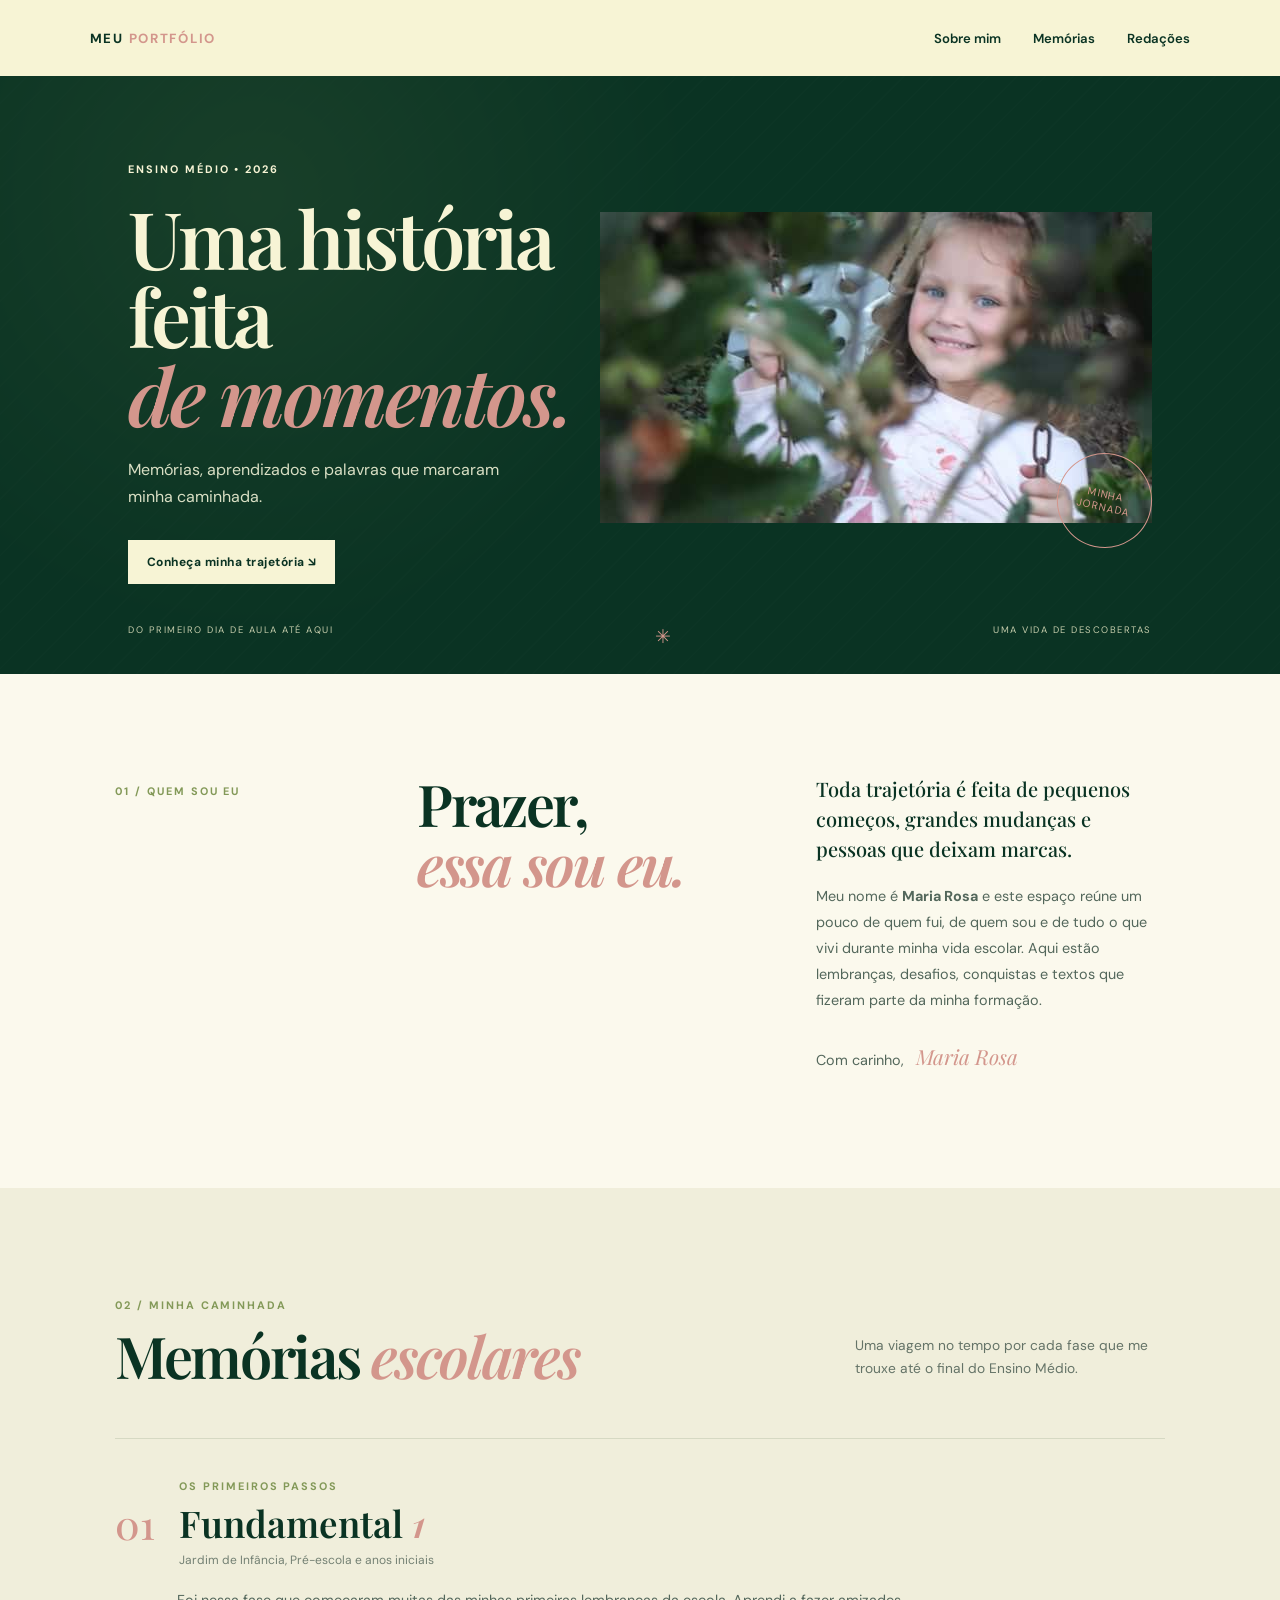
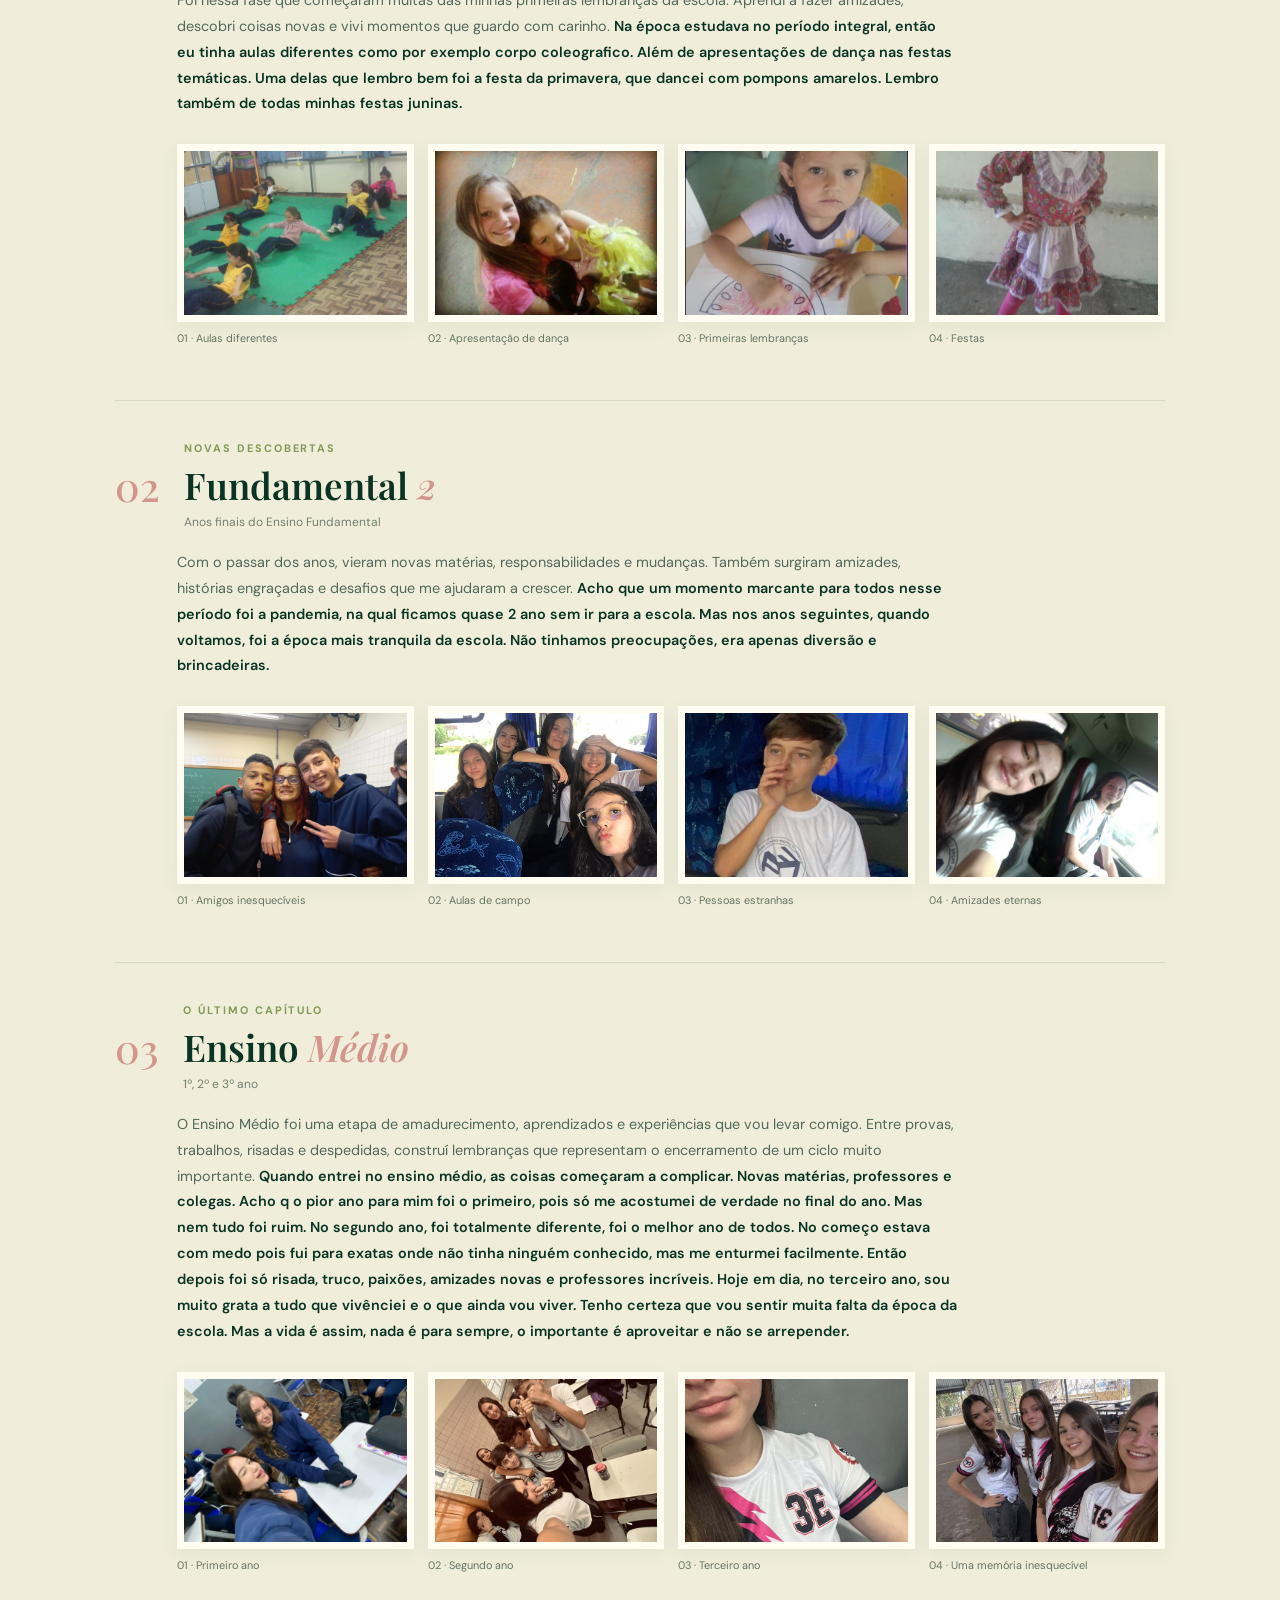
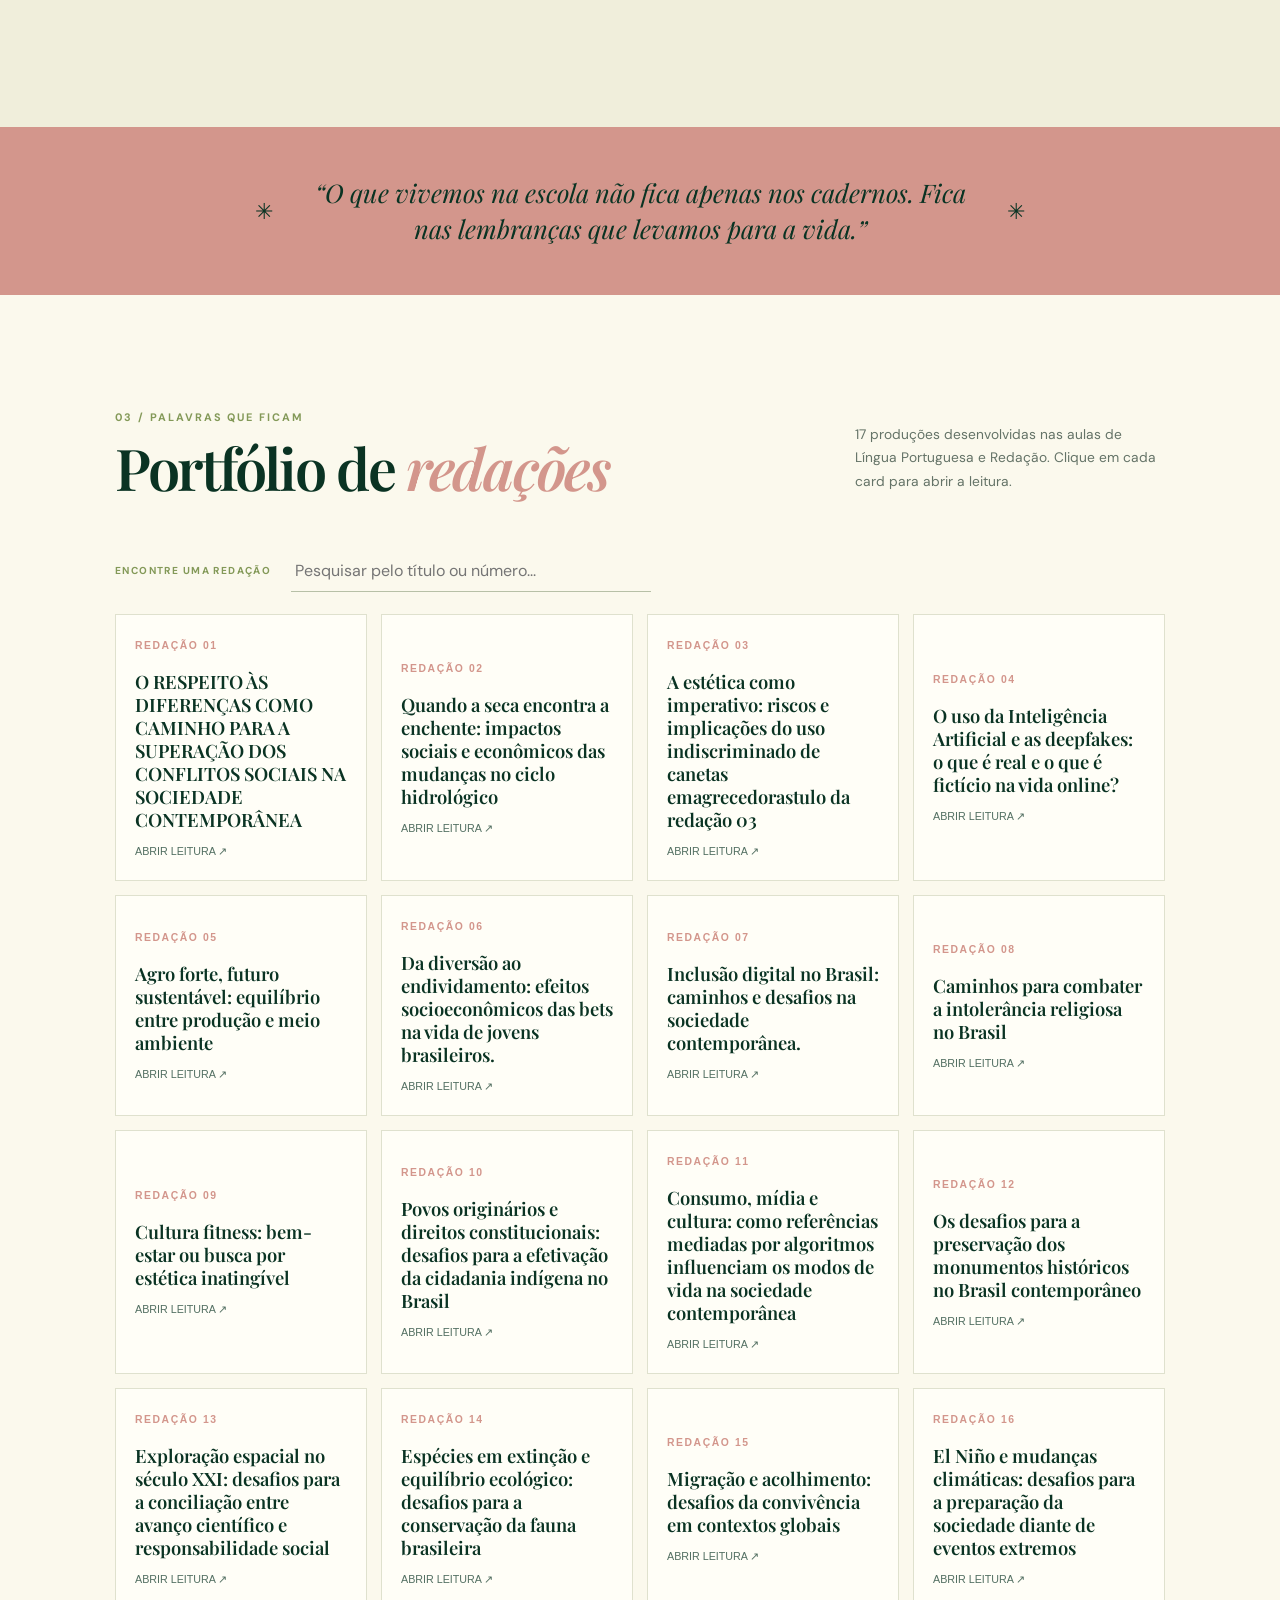
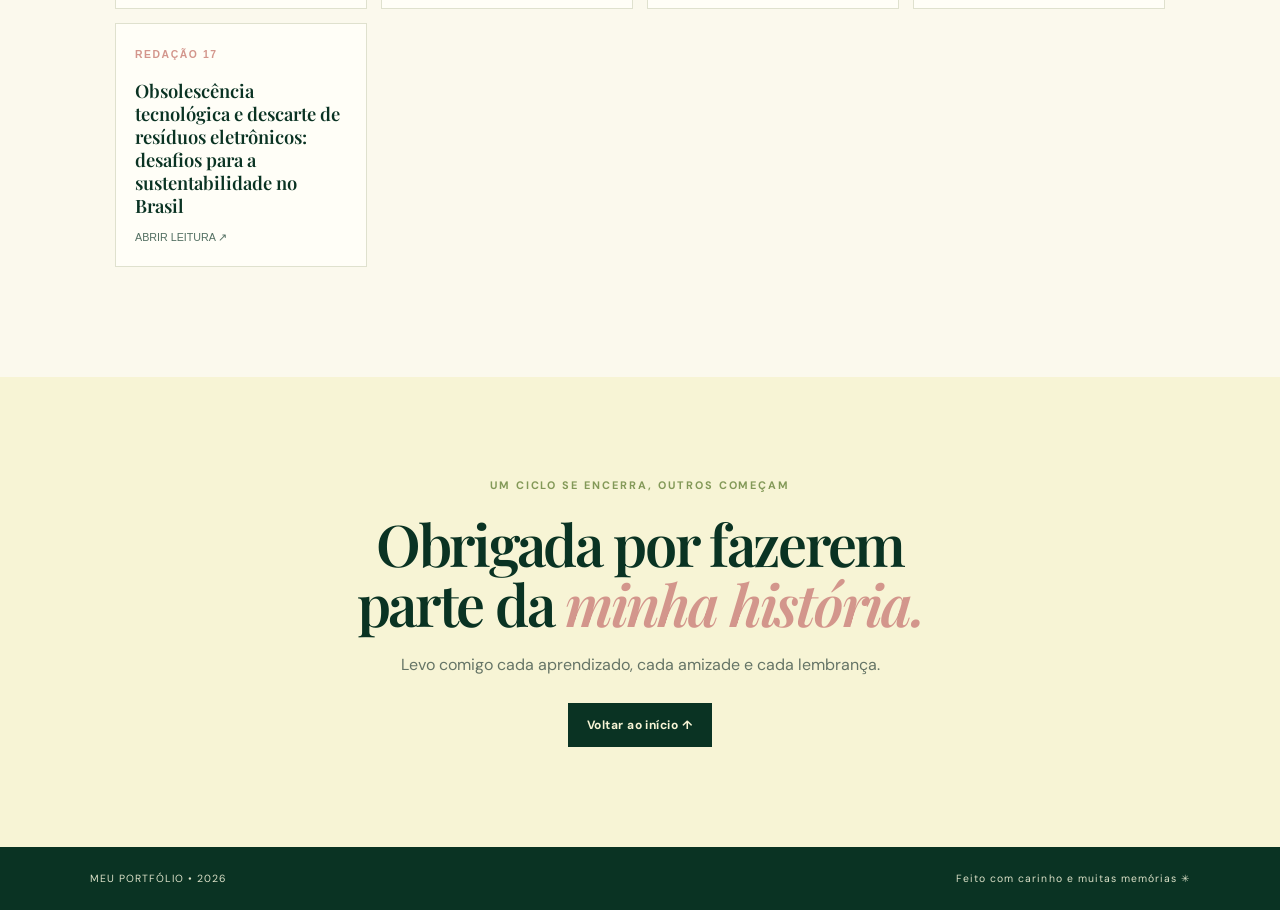
<file: index.html>
<!DOCTYPE html>
<html lang="pt-BR">
<head>
    <meta charset="UTF-8">
    <meta name="viewport" content="width=device-width, initial-scale=1.0">
    <title>Meu Portfólio | Memórias Escolares</title>

    <link rel="preconnect" href="https://fonts.googleapis.com">
    <link rel="preconnect" href="https://fonts.gstatic.com" crossorigin>

    <link href="https://fonts.googleapis.com/css2?family=DM+Sans:wght@400;500;600;700&family=Playfair+Display:wght@500;600;700&display=swap" rel="stylesheet">

    <link rel="stylesheet" href="style.css">
</head>

<body>

<header class="topbar">
    <a class="brand" href="#inicio">MEU <span>PORTFÓLIO</span></a>

    <button class="menu-toggle" id="menuToggle">☰</button>

    <nav id="mainNav">
        <a href="#sobre">Sobre mim</a>
        <a href="#memorias">Memórias</a>
        <a href="#redacoes">Redações</a>
    </nav>
</header>

<main>

    <!-- INÍCIO -->
    <section class="hero" id="inicio">

        <div class="hero-text">
            <p class="eyebrow">ENSINO MÉDIO • 2026</p>

            <h1>Uma história feita<br><em>de momentos.</em></h1>

            <p class="hero-subtitle">
                Memórias, aprendizados e palavras que marcaram minha caminhada.
            </p>

            <a class="button button-light" href="#memorias">
                Conheça minha trajetória ↘
            </a>
        </div>

        <div class="hero-photo">
    <img src="assets/minha-foto.jpg"
         alt="Minha foto"
         class="hero-image">

    <span class="hero-stamp">MINHA<br>JORNADA</span>
</div>

        <div class="hero-bottom">
            DO PRIMEIRO DIA DE AULA ATÉ AQUI
            <span>✳</span>
            UMA VIDA DE DESCOBERTAS
        </div>

    </section>


    <!-- SOBRE MIM -->
    <section class="intro section-wrap" id="sobre">

        <div class="section-kicker">01 / QUEM SOU EU</div>

        <div class="intro-content">

            <h2>Prazer,<br><em>essa sou eu.</em></h2>

            <div>

                <p class="intro-lead">
                    Toda trajetória é feita de pequenos começos,
                    grandes mudanças e pessoas que deixam marcas.
                </p>

                <p>
                    Meu nome é <strong>Maria Rosa</strong> e este espaço
                    reúne um pouco de quem fui, de quem sou e de tudo
                    o que vivi durante minha vida escolar.
                    Aqui estão lembranças, desafios, conquistas e textos
                    que fizeram parte da minha formação.
                </p>

                <p class="signature">
                    Com carinho, <span>Maria Rosa</span>
                </p>

            </div>
        </div>
    </section>


    <!-- MEMÓRIAS ESCOLARES -->
    <section class="memories-section" id="memorias">

        <div class="section-wrap">

            <div class="section-heading">

                <div>
                    <div class="section-kicker">02 / MINHA CAMINHADA</div>
                    <h2>Memórias <em>escolares</em></h2>
                </div>

                <p>
                    Uma viagem no tempo por cada fase que me trouxe
                    até o final do Ensino Médio.
                </p>

            </div>


            <!-- FUNDAMENTAL 1 -->
            <article class="school-stage">

                <div class="stage-heading">

                    <span class="stage-number">01</span>

                    <div>
                        <p class="eyebrow">OS PRIMEIROS PASSOS</p>
                        <h3>Fundamental <em>1</em></h3>
                        <p class="stage-years">
                            Jardim de Infância, Pré-escola e anos iniciais
                        </p>
                    </div>

                </div>

                <p class="stage-story">
                    Foi nessa fase que começaram muitas das minhas
                    primeiras lembranças da escola. Aprendi a fazer
                    amizades, descobri coisas novas e vivi momentos
                    que guardo com carinho.

                    <strong>
                        Na época estudava no período integral, então eu tinha aulas diferentes como por exemplo corpo coleografico. 
                        Além de apresentações de dança nas festas temáticas. Uma delas que lembro bem foi a festa da primavera, que dancei com pompons amarelos. Lembro também de todas minhas festas juninas.
                    </strong>
                </p>

                <div class="photo-grid">

                    <div class="memory-photo">
                        <img src="assets/fundamental-1/foto-1.jpg" alt="Fundamental 1">
                        <span>01 · Aulas diferentes </span>
                    </div>

                    <div class="memory-photo">
                        <img src="assets/fundamental-1/foto-2.jpg" alt="Fundamental 1">
                        <span>02 · Apresentação de dança</span>
                    </div>

                    <div class="memory-photo">
                        <img src="assets/fundamental-1/foto-3.jpg" alt="Fundamental 1">
                        <span>03 · Primeiras lembranças</span>
                    </div>

                    <div class="memory-photo">
                        <img src="assets/fundamental-1/foto-4.jpg" alt="Fundamental 1">
                        <span>04 · Festas </span>
                    </div>

                </div>

            </article>


            <!-- FUNDAMENTAL 2 -->
            <article class="school-stage">

                <div class="stage-heading">

                    <span class="stage-number">02</span>

                    <div>
                        <p class="eyebrow">NOVAS DESCOBERTAS</p>
                        <h3>Fundamental <em>2</em></h3>
                        <p class="stage-years">
                            Anos finais do Ensino Fundamental
                        </p>
                    </div>

                </div>

                <p class="stage-story">
                    Com o passar dos anos, vieram novas matérias,
                    responsabilidades e mudanças. Também surgiram
                    amizades, histórias engraçadas e desafios que
                    me ajudaram a crescer.

                    <strong>
                        Acho que um momento marcante para todos nesse período foi a pandemia, na qual ficamos quase 2 ano sem ir para a escola.
                         Mas nos anos seguintes, quando voltamos, foi a época mais tranquila da escola. Não tinhamos preocupações, era apenas diversão e brincadeiras.
                    </strong>
                </p>

                <div class="photo-grid">

                    <div class="memory-photo">
                        <img src="assets/fundamental-2/foto-1.jpg" alt="Fundamental 2">
                        <span>01 · Amigos inesquecíveis </span>
                    </div>

                    <div class="memory-photo">
                        <img src="assets/fundamental-2/foto-2.jpg" alt="Fundamental 2">
                        <span>02 · Aulas de campo</span>
                    </div>

                    <div class="memory-photo">
                        <img src="assets/fundamental-2/foto-3.jpg" alt="Fundamental 2">
                        <span>03 · Pessoas estranhas</span>
                    </div>

                    <div class="memory-photo">
                        <img src="assets/fundamental-2/foto-4.jpg" alt="Fundamental 2">
                        <span>04 · Amizades eternas </span>
                    </div>

                </div>

            </article>


            <!-- ENSINO MÉDIO -->
            <article class="school-stage">

                <div class="stage-heading">

                    <span class="stage-number">03</span>

                    <div>
                        <p class="eyebrow">O ÚLTIMO CAPÍTULO</p>
                        <h3>Ensino <em>Médio</em></h3>
                        <p class="stage-years">1º, 2º e 3º ano</p>
                    </div>

                </div>

                <p class="stage-story">
                    O Ensino Médio foi uma etapa de amadurecimento,
                    aprendizados e experiências que vou levar comigo.
                    Entre provas, trabalhos, risadas e despedidas,
                    construí lembranças que representam o encerramento
                    de um ciclo muito importante.

                    <strong>
                     Quando entrei no ensino médio, as coisas começaram a complicar.  Novas matérias,  professores e colegas. Acho q o pior ano para mim foi o primeiro,  pois só me acostumei de verdade no final do ano. Mas nem tudo foi ruim. 
                     No segundo ano, foi totalmente diferente, foi o melhor ano de todos. No começo estava com medo pois fui para exatas onde não tinha ninguém conhecido,  mas me enturmei facilmente. Então depois foi só risada, truco, paixões, amizades novas e professores incríveis. 
                     Hoje em dia, no terceiro ano, sou muito grata a tudo que vivênciei e o que ainda vou viver. Tenho certeza que vou sentir muita falta da época da escola. Mas a vida é assim, nada é para sempre, o importante é aproveitar e não se arrepender.
                    </strong>
                </p>

                <div class="photo-grid">

                    <div class="memory-photo">
                        <img src="assets/terceiro/foto-1.jpg" alt="Ensino Médio">
                        <span>01 · Primeiro ano</span>
                    </div>

                    <div class="memory-photo">
                        <img src="assets/terceiro/foto-2.jpg" alt="Ensino Médio">
                        <span>02 · Segundo ano</span>
                    </div>

                    <div class="memory-photo">
                        <img src="assets/terceiro/foto-3.jpg" alt="Ensino Médio">
                        <span>03 · Terceiro ano</span>
                    </div>

                    <div class="memory-photo">
                        <img src="assets/terceiro/foto-4.jpg" alt="Ensino Médio">
                        <span>04 · Uma memória inesquecível</span>
                    </div>

                </div>

            </article>

        </div>
    </section>


    <!-- FRASE -->
    <section class="quote-band">

        <span>✳</span>

        <p>
            “O que vivemos na escola não fica apenas nos cadernos.
            Fica nas lembranças que levamos para a vida.”
        </p>

        <span>✳</span>

    </section>


    <!-- REDAÇÕES -->
    <section class="writing-section section-wrap" id="redacoes">

        <div class="section-heading">

            <div>
                <div class="section-kicker">03 / PALAVRAS QUE FICAM</div>
                <h2>Portfólio de <em>redações</em></h2>
            </div>

            <p>
                17 produções desenvolvidas nas aulas de Língua Portuguesa
                e Redação. Clique em cada card para abrir a leitura.
            </p>

        </div>

        <div class="writing-tools">

            <label for="searchEssay">ENCONTRE UMA REDAÇÃO</label>

            <input
                id="searchEssay"
                type="search"
                placeholder="Pesquisar pelo título ou número..."
            >

        </div>

        <div class="essay-grid" id="essayGrid"></div>

        <p class="empty-state" id="emptyState" hidden>
            Nenhuma redação encontrada. Tente outro termo.
        </p>

    </section>


    <!-- FINAL -->
    <section class="closing">

        <p class="eyebrow">
            UM CICLO SE ENCERRA, OUTROS COMEÇAM
        </p>

        <h2>
            Obrigada por fazerem<br>
            parte da <em>minha história.</em>
        </h2>

        <p>
            Levo comigo cada aprendizado, cada amizade e cada lembrança.
        </p>

        <a href="#inicio" class="button button-dark">
            Voltar ao início ↑
        </a>

    </section>

</main>


<footer>
    <span>MEU PORTFÓLIO • 2026</span>
    <span>Feito com carinho e muitas memórias ✳</span>
</footer>


<!-- JANELA DAS REDAÇÕES -->
<dialog id="essayModal" class="essay-modal">

    <button class="modal-close" id="modalClose">×</button>

    <p class="eyebrow" id="modalNumber">REDAÇÃO 01</p>

    <h2 id="modalTitle">O RESPEITO ÀS DIFERENÇAS COMO CAMINHO PARA A SUPERAÇÃO DOS CONFLITOS SOCIAIS NA SOCIEDADE CONTEMPORÂNEA</h2>

    <div class="modal-content" id="modalContent"></div>

</dialog>


<script src="script.js"></script>

</body>
</html>
</file>
<file: style.css>
:root {
    --dark: #0A3323;
    --moss: #839958;
    --beige: #F7F4D5;
    --rose: #D3968C;
    --midnight: #105666;
    --paper: #fbf9ed;

    --serif: "Playfair Display", Georgia, serif;
    --sans: "DM Sans", Arial, sans-serif;
}

* {
    box-sizing: border-box;
}

html {
    scroll-behavior: smooth;
}

body {
    margin: 0;
    background: var(--paper);
    color: var(--dark);
    font-family: var(--sans);
}

a {
    color: inherit;
    text-decoration: none;
}

/* MENU */

.topbar {
    height: 76px;
    padding: 0 7%;
    display: flex;
    align-items: center;
    justify-content: space-between;
    background: var(--beige);
}

.brand {
    font-size: .83rem;
    font-weight: 700;
    letter-spacing: .13em;
}

.brand span {
    color: var(--rose);
}

nav {
    display: flex;
    gap: 32px;
    font-size: .82rem;
    font-weight: 600;
}

nav a:hover {
    color: var(--rose);
}

.menu-toggle {
    display: none;
    border: 0;
    background: none;
    font-size: 1.5rem;
    color: var(--dark);
}

/* INÍCIO */

.hero {
    min-height: 590px;
    position: relative;
    overflow: hidden;
    display: grid;
    grid-template-columns: 1.1fr .9fr;
    background: var(--dark);
    color: var(--beige);
    padding: 75px 10% 90px;
}

.hero:before {
    content: "";
    position: absolute;
    inset: 0;
    opacity: .12;
    background:
        radial-gradient(circle at 20% 20%, var(--moss), transparent 40%),
        repeating-linear-gradient(
            135deg,
            transparent 0 18px,
            rgba(255,255,255,.08) 19px 20px
        );
}

.hero-text {
    position: relative;
    z-index: 1;
    align-self: center;
}

.eyebrow,
.section-kicker {
    font-size: .68rem;
    letter-spacing: .18em;
    font-weight: 700;
}

.hero h1 {
    font: 600 clamp(3.2rem, 6.2vw, 6rem)/.99 var(--serif);
    margin: 22px 0;
    letter-spacing: -.04em;
}

h1 em,
h2 em,
h3 em {
    color: var(--rose);
    font-style: italic;
}

.hero-subtitle {
    max-width: 390px;
    line-height: 1.7;
    color: #d9dfc4;
    margin-bottom: 30px;
}

.button {
    display: inline-flex;
    align-items: center;
    gap: 24px;
    padding: 14px 19px;
    font-size: .75rem;
    font-weight: 700;
    letter-spacing: .04em;
    transition: .2s;
}

.button:hover {
    transform: translateY(-3px);
}

.button-light {
    background: var(--beige);
    color: var(--dark);
}

.button-dark {
    background: var(--dark);
    color: var(--beige);
}

/* FOTO PRINCIPAL */

.hero-photo {
    position: relative;
    display: flex;
    align-items: center;
    justify-content: center;
    min-height: 360px;
}

.photo-placeholder {
    background: linear-gradient(145deg, #d8c4a0, #839958);
    color: var(--dark);
    display: flex;
    flex-direction: column;
    align-items: center;
    justify-content: center;
    text-align: center;
}

.hero-placeholder {
    width: min(78%, 340px);
    height: 390px;
    transform: rotate(2deg);
    border: 10px solid var(--beige);
    box-shadow: 18px 18px 0 rgba(211,150,140,.35);
}

.photo-placeholder span {
    font-size: .6rem;
    letter-spacing: .2em;
}

.photo-placeholder strong {
    font: 600 1.6rem var(--serif);
    margin: 8px;
}

.photo-placeholder small {
    font-size: .65rem;
}

.hero-stamp {
    position: absolute;
    right: 0;
    bottom: 36px;
    border: 1px solid var(--rose);
    border-radius: 50%;
    width: 95px;
    height: 95px;
    display: grid;
    place-content: center;
    text-align: center;
    font-size: .65rem;
    letter-spacing: .1em;
    transform: rotate(12deg);
    color: var(--rose);
}

.hero-bottom {
    position: absolute;
    bottom: 25px;
    left: 10%;
    right: 10%;
    display: flex;
    justify-content: space-between;
    font-size: .59rem;
    letter-spacing: .16em;
    color: #c3cbaa;
}

.hero-bottom span {
    color: var(--rose);
    font-size: 1.2rem;
}

/* SOBRE MIM */

.section-wrap {
    max-width: 1120px;
    margin: auto;
    padding: 100px 35px;
}

.intro {
    display: grid;
    grid-template-columns: .35fr 1fr;
    gap: 40px;
}

.section-kicker {
    color: var(--moss);
    padding-top: 10px;
}

.intro-content {
    display: grid;
    grid-template-columns: 1fr 1fr;
    gap: 50px;
}

h2 {
    font: 600 clamp(2.5rem, 4.5vw, 4.2rem)/1.04 var(--serif);
    letter-spacing: -.04em;
    margin: 0;
}

.intro-content p {
    color: #53675b;
    line-height: 1.8;
    font-size: .9rem;
    margin-top: 0;
}

.intro-content .intro-lead {
    font: 500 1.25rem/1.5 var(--serif);
    color: var(--dark);
}

.signature {
    margin-top: 28px !important;
}

.signature span {
    font: italic 1.3rem var(--serif);
    color: var(--rose);
    margin-left: 8px;
}

/* MEMÓRIAS */

.memories-section {
    background: #f0eedb;
}

.section-heading {
    display: flex;
    align-items: end;
    justify-content: space-between;
    gap: 30px;
    margin-bottom: 52px;
}

.section-heading h2 {
    margin-top: 14px;
}

.section-heading > p {
    max-width: 310px;
    color: #647367;
    line-height: 1.7;
    font-size: .86rem;
    margin: 0 0 5px;
}

.school-stage {
    padding: 40px 0 55px;
    border-top: 1px solid #d6d9c3;
}

.stage-heading {
    display: flex;
    align-items: center;
    gap: 24px;
    margin-bottom: 20px;
}

.stage-number {
    font: 500 2.5rem var(--serif);
    color: var(--rose);
}

.stage-heading .eyebrow {
    color: var(--moss);
    margin: 0 0 5px;
}

.stage-heading h3 {
    font: 600 2.3rem var(--serif);
    margin: 0;
}

.stage-years {
    font-size: .75rem;
    color: #738073;
    margin: 5px 0 0;
}

.stage-story {
    max-width: 780px;
    color: #53675b;
    font-size: .9rem;
    line-height: 1.8;
    margin: 0 0 27px 62px;
}

.stage-story strong {
    color: var(--dark);
    font-weight: 600;
}

/* FOTOS */

.photo-grid {
    margin-left: 62px;
    display: grid;
    grid-template-columns: repeat(4, 1fr);
    gap: 14px;
}

.memory-photo {
    margin: 0;
    min-width: 0;
}

.memory-photo img {
    display: block;
    width: 100%;
    aspect-ratio: 4/3;
    object-fit: cover;
    background: linear-gradient(135deg, #d8c9a2, #a8b18b);
    border: 7px solid #fffdf2;
    box-shadow: 0 5px 18px #193d3010;
}

.memory-photo span {
    display: block;
    font-size: .68rem;
    color: #657466;
    padding-top: 9px;
}

/* FRASE */

.quote-band {
    background: var(--rose);
    color: var(--dark);
    display: flex;
    justify-content: center;
    align-items: center;
    gap: 32px;
    padding: 48px 8%;
    text-align: center;
}

.quote-band p {
    max-width: 670px;
    font: italic 1.6rem/1.4 var(--serif);
    margin: 0;
}

.quote-band span {
    font-size: 1.4rem;
}

/* REDAÇÕES */

.writing-section {
    padding-top: 105px;
    padding-bottom: 110px;
}

.writing-tools {
    display: flex;
    align-items: center;
    gap: 20px;
    margin: 0 0 22px;
}

.writing-tools label {
    font-size: .63rem;
    letter-spacing: .14em;
    font-weight: 700;
    color: var(--moss);
}

.writing-tools input {
    border: 0;
    border-bottom: 1px solid #b7c0a7;
    background: transparent;
    padding: 10px 4px;
    font: inherit;
    width: min(360px, 100%);
    outline: none;
    color: var(--dark);
}

.writing-tools input:focus {
    border-color: var(--rose);
}

.essay-grid {
    display: grid;
    grid-template-columns: repeat(4, 1fr);
    gap: 14px;
}

.essay-card {
    border: 1px solid #dfe1ce;
    padding: 22px 19px;
    min-height: 160px;
    background: #fffef7;
    text-align: left;
    cursor: pointer;
    color: var(--dark);
    transition: .2s;
}

.essay-card:hover {
    background: var(--dark);
    color: var(--beige);
    transform: translateY(-4px);
}

.essay-card .essay-num {
    font-size: .65rem;
    color: var(--rose);
    letter-spacing: .15em;
    font-weight: 700;
}

.essay-card h3 {
    font: 600 1.15rem/1.25 var(--serif);
    margin: 18px 0 12px;
}

.essay-card span:last-child {
    font-size: .67rem;
    opacity: .7;
}

.empty-state {
    color: #687669;
}

/* FINAL */

.closing {
    text-align: center;
    padding: 90px 20px 100px;
    background: var(--beige);
}

.closing .eyebrow {
    color: var(--moss);
    margin-bottom: 22px;
}

.closing h2 {
    margin-bottom: 20px;
}

.closing > p:not(.eyebrow) {
    color: #657466;
    margin-bottom: 28px;
}

/* RODAPÉ */

footer {
    background: var(--dark);
    color: #dce1c8;
    display: flex;
    justify-content: space-between;
    padding: 25px 7%;
    font-size: .65rem;
    letter-spacing: .1em;
}

/* JANELA DAS REDAÇÕES */

.essay-modal {
    width: min(680px, calc(100% - 30px));
    max-height: 85vh;
    border: 0;
    padding: 48px;
    background: var(--paper);
    color: var(--dark);
    box-shadow: 0 20px 80px #0005;
}

.essay-modal::backdrop {
    background: #071e17bb;
    backdrop-filter: blur(4px);
}

.modal-close {
    position: absolute;
    right: 18px;
    top: 12px;
    border: 0;
    background: none;
    font-size: 2rem;
    cursor: pointer;
    color: var(--dark);
}

.essay-modal .eyebrow {
    color: var(--moss);
}

.essay-modal h2 {
    font-size: 2.4rem;
    margin: 15px 0 25px;
}

.modal-content {
    white-space: pre-wrap;
    line-height: 1.9;
    color: #52665a;
    font-size: .92rem;
}

/* RESPONSIVIDADE */

@media (max-width: 760px) {

    .topbar {
        height: 65px;
        padding: 0 6%;
    }

    .menu-toggle {
        display: block;
    }

    nav {
        display: none;
        position: absolute;
        top: 65px;
        left: 0;
        right: 0;
        z-index: 5;
        padding: 22px 7%;
        background: var(--beige);
        flex-direction: column;
        gap: 18px;
    }

    nav.open {
        display: flex;
    }

    .hero {
        display: block;
        padding: 65px 8% 90px;
    }

    .hero-photo {
        min-height: 310px;
        margin-top: 20px;
    }

    .hero-placeholder {
        height: 290px;
        width: 65%;
    }

    .hero-stamp {
        right: 5%;
        bottom: 25px;
    }

    .hero-bottom {
        left: 8%;
        right: 8%;
        font-size: .48rem;
    }

    .section-wrap {
        padding: 70px 7%;
    }

    .intro,
    .intro-content {
        display: block;
    }

    .intro-content h2 {
        margin: 25px 0;
    }

    .section-heading {
        display: block;
    }

    .section-heading > p {
        margin-top: 20px;
    }

    .stage-story,
    .photo-grid {
        margin-left: 0;
    }

    .photo-grid {
        grid-template-columns: repeat(2, 1fr);
        gap: 18px 12px;
    }

    .essay-grid {
        grid-template-columns: repeat(2, 1fr);
    }

    .writing-tools {
        align-items: flex-start;
        flex-direction: column;
        gap: 8px;
    }

    .writing-tools input {
        width: 100%;
    }

    .quote-band {
        gap: 12px;
        padding: 35px 6%;
    }

    .quote-band p {
        font-size: 1.2rem;
    }

    footer {
        gap: 12px;
        flex-direction: column;
    }

    .essay-modal {
        padding: 40px 25px 30px;
    }
}

@media (max-width: 390px) {

    .essay-grid {
        grid-template-columns: 1fr;
    }

    .stage-heading h3 {
        font-size: 1.9rem;
    }

    .hero-image {
    width: 100%;
    height: 450px;
    object-fit: cover;
    display: block;
    border-radius: 10px
}
}
</file>
